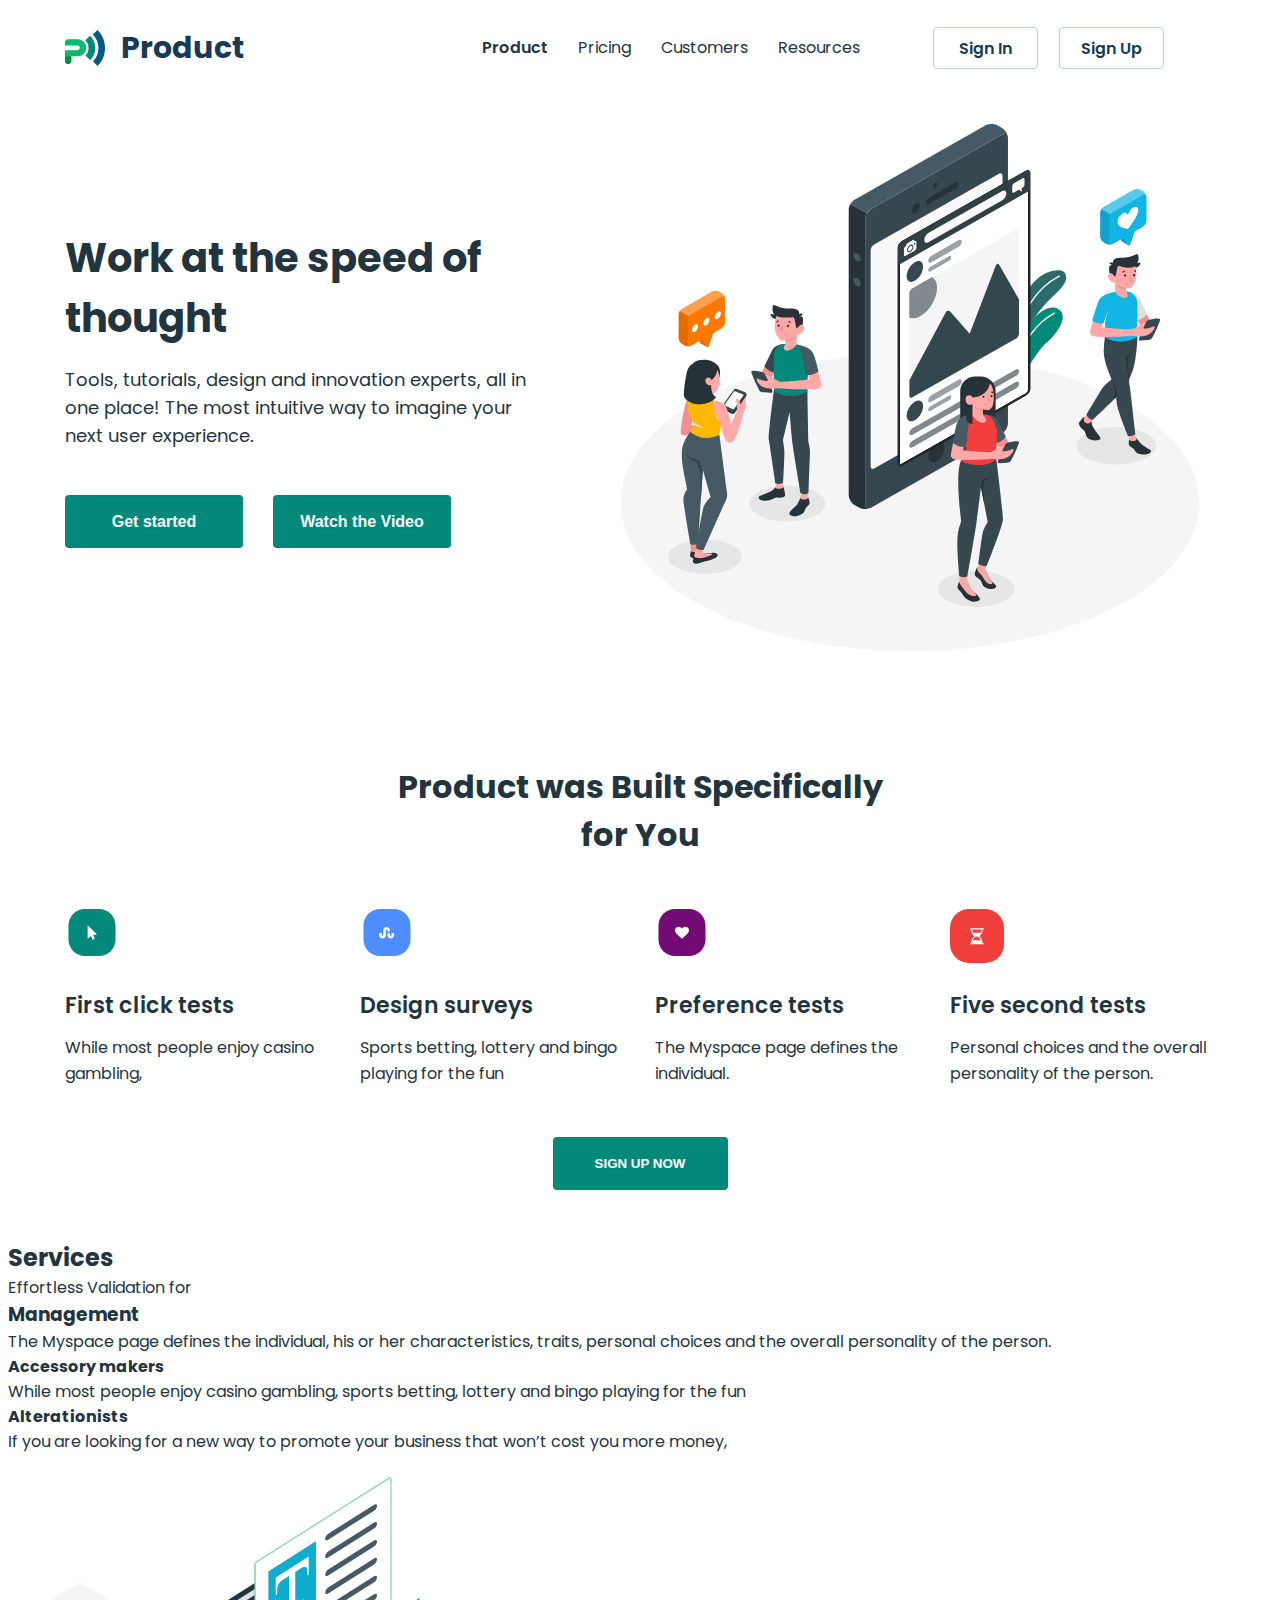
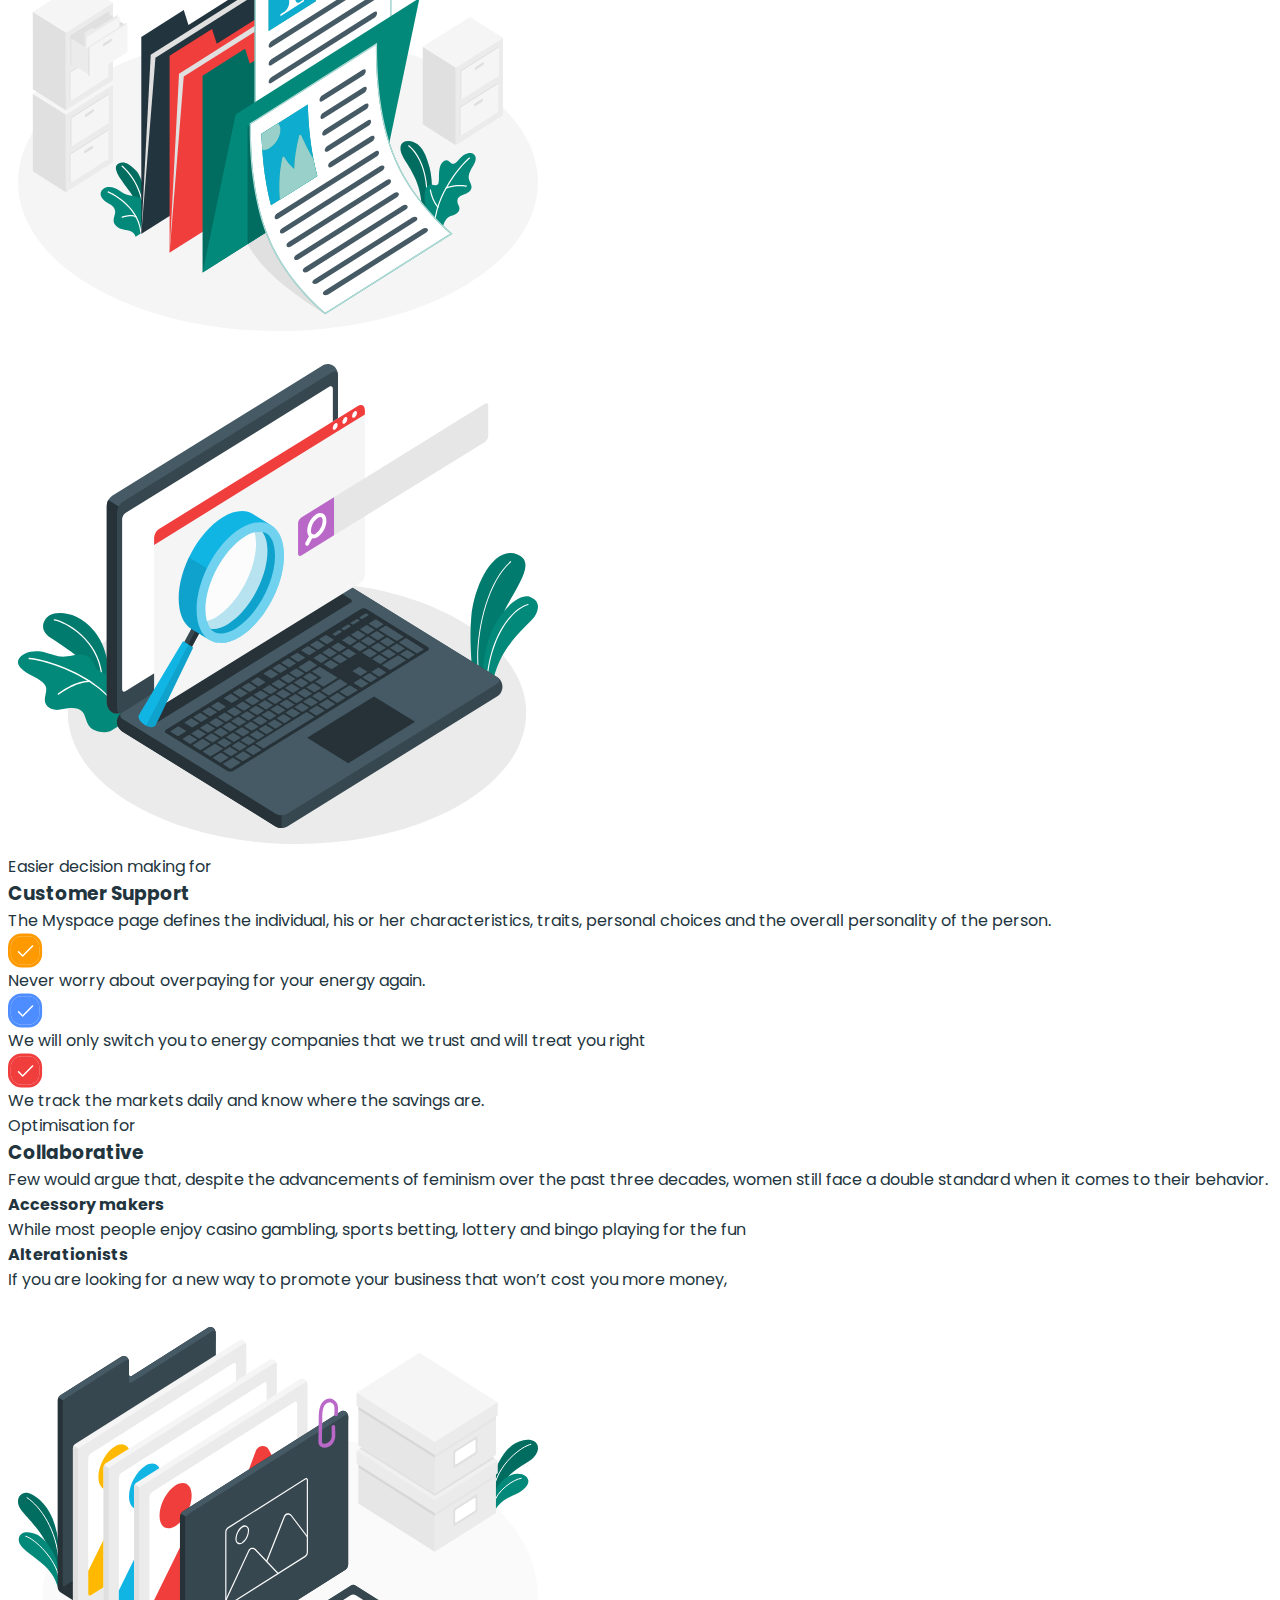
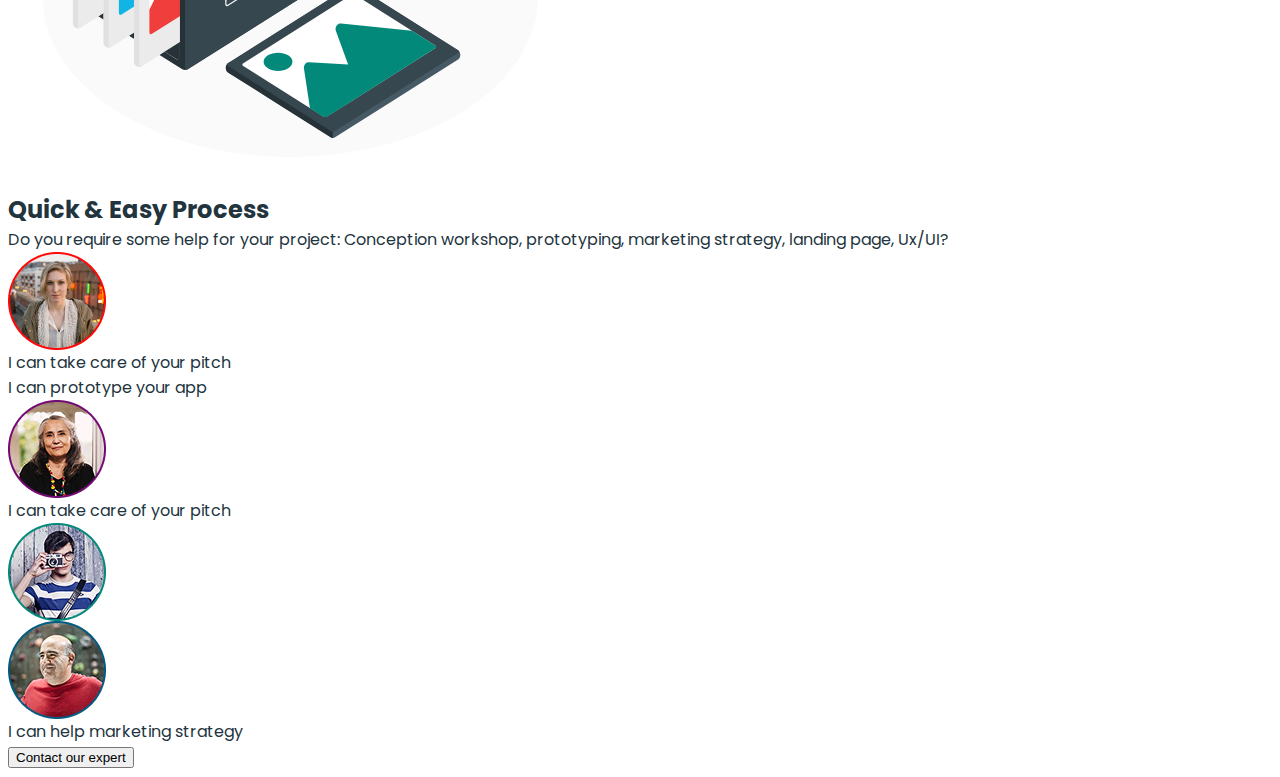
<file: index.html>
<!DOCTYPE html>
<html lang="en">
  <head>
    <meta charset="UTF-8" />
    <meta name="viewport" content="width=device-width, initial-scale=1.0" />
    <title>Business promotion</title>
    <link
      rel="stylesheet"
      href="https://cdnjs.cloudflare.com/ajax/libs/modern-normalize/3.0.1/modern-normalize.min.css"
      integrity="sha512-q6WgHqiHlKyOqslT/lgBgodhd03Wp4BEqKeW6nNtlOY4quzyG3VoQKFrieaCeSnuVseNKRGpGeDU3qPmabCANg=="
      crossorigin="anonymous"
      referrerpolicy="no-referrer"
    />
    <link rel="preconnect" href="https://fonts.googleapis.com" />
    <link rel="preconnect" href="https://fonts.gstatic.com" crossorigin />
    <link
      href="https://fonts.googleapis.com/css2?family=Inter:opsz,wght@14..32,100..900&family=Montserrat:wght@100..900&family=Poppins:wght@400;500;600;700;800&family=Roboto:wght@100..900&display=swap"
      rel="stylesheet"
    />
    <link rel="stylesheet" href="./css/styles.css" />
  </head>
  <body>
    <header class="header">
      <div class="container header-container">
        <a href="./index.html" class="logo">
          <img src="./images/logo.svg" alt="Logo" width="40" height="36" />
          Product
        </a>
        <nav class="header-navigation">
          <ul class="header-navigation-list">
            <li class="header-navigation-item">
              <a class="header-navigation-link current" href="./index.html">
                Product
              </a>
            </li>
            <li class="header-navigation-item">
              <a class="header-navigation-link" href="./pricing.html">
                Pricing
              </a>
            </li>
            <li class="header-navigation-item">
              <a class="header-navigation-link" href="./customers.html">
                Customers
              </a>
            </li>
            <li class="header-navigation-item">
              <a class="header-navigation-link" href="">Resources</a>
            </li>
          </ul>
        </nav>
        <ul class="header-btn-list">
          <li class="header-btn-item">
            <button class="header-btn" type="button">Sign In</button>
          </li>
          <li class="header-btn-item">
            <button class="header-btn" type="button">Sign Up</button>
          </li>
        </ul>
      </div>
    </header>
    <main>
      <!--HERO SECTION-->

      <section class="hero">
        <div class="container hero-container">
          <div class="hero-wrapper">
            <h1 class="hero-title">Work at the speed of thought</h1>
            <p class="hero-text">
              Tools, tutorials, design and innovation experts, all in one place!
              The most intuitive way to imagine your next user experience.
            </p>
            <ul class="hero-list">
              <li class="hero-list-item">
                <button class="hero-item-btn" type="button">Get started</button>
              </li>
              <li class="hero-list-item">
                <button class="hero-item-btn" type="button">
                  Watch the Video
                </button>
              </li>
            </ul>
          </div>
          <img
            src="./images/hero-img.svg"
            alt="hero image"
            width="610"
            height="550"
          />
        </div>
      </section>

      <section class="features-section">
        <div class="container features-container">
          <h2 class="features-title">Product was Built Specifically for You</h2>
          <ul class="features-list">
            <li class="features-list-item">
              <img
                class="features-list-img"
                src="./images/icon-1.svg"
                alt="First click"
                width="54"
                height="54"
              />
              <h3 class="features-item-title">First click tests</h3>
              <p class="features-item-text">
                While most people enjoy casino gambling,
              </p>
            </li>
            <li class="features-list-item">
              <img
                class="features-list-img"
                src="./images/icon-2.svg"
                alt="Design surveys"
                width="54"
                height="54"
              />
              <h3 class="features-item-title">Design surveys</h3>
              <p class="features-item-text">
                Sports betting, lottery and bingo playing for the fun
              </p>
            </li>
            <li class="features-list-item">
              <img
                class="features-list-img"
                src="./images/icon-3.svg"
                alt="Preference tests"
                width="54"
                height="54"
              />
              <h3 class="features-item-title">Preference tests</h3>
              <p class="features-item-text">
                The Myspace page defines the individual.
              </p>
            </li>
            <li class="features-list-item">
              <img
                class="features-list-img"
                src="./images/icon-4.svg"
                alt="Five second tests"
                width="54"
                height="54"
              />
              <h3 class="features-item-title">Five second tests</h3>
              <p class="features-item-text">
                Personal choices and the overall personality of the person.
              </p>
            </li>
          </ul>
          <button type="button" class="features-btn">sign up now</button>
        </div>
      </section>
      <section>
        <h2>Services</h2>
        <ul>
          <li>
            <p>Effortless Validation for</p>
            <h3>Management</h3>
            <p>
              The Myspace page defines the individual, his or her
              characteristics, traits, personal choices and the overall
              personality of the person.
            </p>
            <ul>
              <li>
                <h4>Accessory makers</h4>
                <p>
                  While most people enjoy casino gambling, sports betting,
                  lottery and bingo playing for the fun
                </p>
              </li>
              <li>
                <h4>Alterationists</h4>
                <p>
                  If you are looking for a new way to promote your business that
                  won’t cost you more money,
                </p>
              </li>
            </ul>
          </li>
          <img
            src="./images/management-img.svg"
            alt="managment"
            width="540"
            height="500"
          />
          <li>
            <img
              src="./images/support-img.svg"
              alt="support"
              width="540"
              height="500"
            />
            <p>Easier decision making for</p>
            <h3>Customer Support</h3>
            <p>
              The Myspace page defines the individual, his or her
              characteristics, traits, personal choices and the overall
              personality of the person.
            </p>
            <ul>
              <li>
                <img
                  src="./images/icon-1.1.svg"
                  alt=""
                  width="35"
                  height="35"
                />
                <p>Never worry about overpaying for your energy again.</p>
              </li>
              <li>
                <img
                  src="./images/icon-2.1.svg"
                  alt=""
                  width="35"
                  height="35"
                />
                <p>
                  We will only switch you to energy companies that we trust and
                  will treat you right
                </p>
              </li>
              <li>
                <img
                  src="./images/icon-3.1.svg"
                  alt=""
                  width="35"
                  height="35"
                />
                <p>
                  We track the markets daily and know where the savings are.
                </p>
              </li>
            </ul>
          </li>
          <li>
            <p>Optimisation for</p>
            <h3>Collaborative</h3>
            <p>
              Few would argue that, despite the advancements of feminism over
              the past three decades, women still face a double standard when it
              comes to their behavior.
            </p>
            <ul>
              <li>
                <h4>Accessory makers</h4>
                <p>
                  While most people enjoy casino gambling, sports betting,
                  lottery and bingo playing for the fun
                </p>
              </li>
              <li>
                <h4>Alterationists</h4>
                <p>
                  If you are looking for a new way to promote your business that
                  won’t cost you more money,
                </p>
              </li>
            </ul>
            <img
              src="./images/collaboration-img.svg"
              alt="collab"
              width="540"
              height="500"
              width="35"
              height="35"
            />
          </li>
        </ul>
      </section>
      <section>
        <h2>Quick & Easy Process</h2>
        <p>
          Do you require some help for your project: Conception workshop,
          prototyping, marketing strategy, landing page, Ux/UI?
        </p>
        <ul>
          <li>
            <img src="./images/avatar.png" alt="" width="98" height="98" />
            <p>I can take care of your pitch</p>
          </li>
          <li>
            <p>I can prototype your app</p>
            <img src="./images/avatar-1.png" alt="" width="98" height="98" />
          </li>
          <li>
            <p>I can take care of your pitch</p>
            <img src="./images/avatar-2.png" alt="" width="98" height="98" />
          </li>
          <li>
            <img src="./images/avatar-3.png" alt="" width="98" height="98" />
            <p>I can help marketing strategy</p>
          </li>
        </ul>
        <button type="button">Contact our expert</button>
      </section>
    </main>
    <footer></footer>
  </body>
</html>
</file>
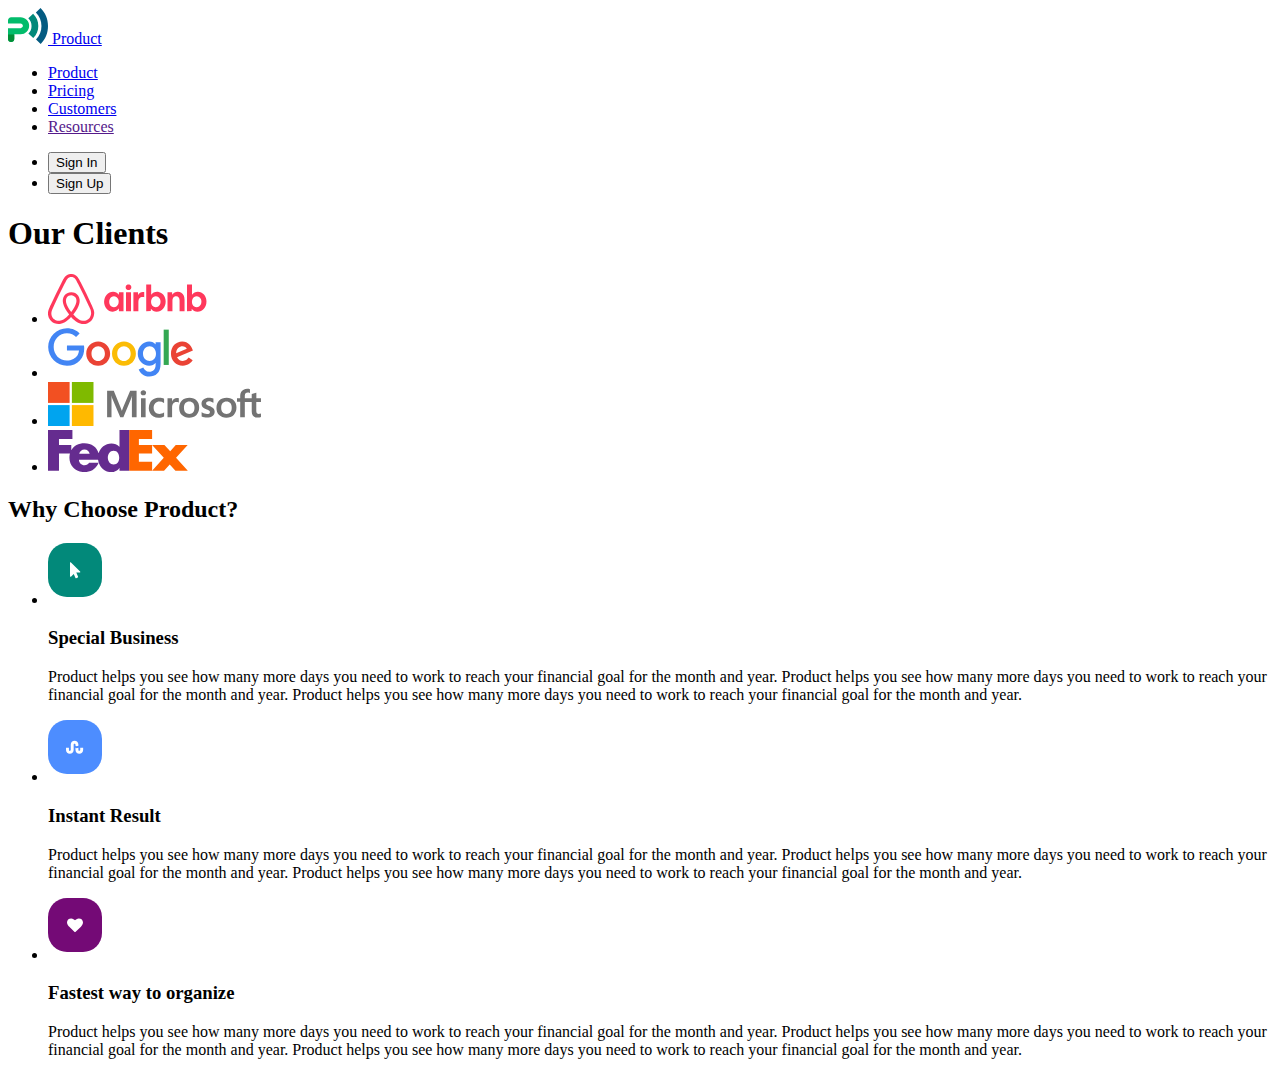
<file: customers.html>
<!DOCTYPE html>
<html lang="en">
  <head>
    <meta charset="UTF-8" />
    <meta name="viewport" content="width=device-width, initial-scale=1.0" />
    <title>Business promotion - Customers</title>
  </head>
  <body>
    <header>
      <a href="./index.html">
        <img src="./images/logo.svg" alt="Logo" width="40" height="36" />
        Product
      </a>
      <nav>
        <ul>
          <li><a href="./index.html">Product</a></li>
          <li><a href="./pricing.html">Pricing</a></li>
          <li><a href="./customers.html">Customers</a></li>
          <li><a href="">Resources</a></li>
        </ul>
      </nav>
      <ul>
        <li><button type="button">Sign In</button></li>
        <li><button type="button">Sign Up</button></li>
      </ul>
    </header>
    <main>
      <section>
        <h1>Our Clients</h1>
        <ul>
          <li><img src="./images/Airbnb-Logo.svg" alt="Airbnb Logo" /></li>
          <li><img src="./images/Google-Logo.svg" alt="Google Logo" /></li>
          <li>
            <img src="./images/Microsoft-Logo.svg" alt="Microsoft Logo" />
          </li>
          <li><img src="./images/FedEx-Logo.svg" alt="FedEx Logo" /></li>
        </ul>
      </section>
      <section>
        <h2>Why Choose Product?</h2>
        <ul>
          <li>
            <img src="./images/icon-1.svg" alt="Special Business" />
            <h3>Special Business</h3>
            <p>
              Product helps you see how many more days you need to work to reach
              your financial goal for the month and year. Product helps you see
              how many more days you need to work to reach your financial goal
              for the month and year. Product helps you see how many more days
              you need to work to reach your financial goal for the month and
              year.
            </p>
          </li>
          <li>
            <img src="./images/icon-2.svg" alt="Instant Result" />
            <h3>Instant Result</h3>
            <p>
              Product helps you see how many more days you need to work to reach
              your financial goal for the month and year. Product helps you see
              how many more days you need to work to reach your financial goal
              for the month and year. Product helps you see how many more days
              you need to work to reach your financial goal for the month and
              year.
            </p>
          </li>
          <li>
            <img src="./images/icon-3.svg" alt="Fastest way to organize" />
            <h3>Fastest way to organize</h3>
            <p>
              Product helps you see how many more days you need to work to reach
              your financial goal for the month and year. Product helps you see
              how many more days you need to work to reach your financial goal
              for the month and year. Product helps you see how many more days
              you need to work to reach your financial goal for the month and
              year.
            </p>
          </li>
        </ul>
      </section>
    </main>
  </body>
</html>
</file>
<file: css/styles.css>
body{
    font-family: "Poppins", sans-serif;
    color:#22343d;
    background-color:#fff;;
}

a{
    text-decoration: none;
}

p, h1,h2,h3,h4,h5,h6{
    margin: 0;
}

ul{
    list-style: none;
    padding-left: 0;
    margin: 0;
}

button{
    cursor: pointer;
}
img{
    display: block;
}


/*HEADER*/

.container{
    width: 1150px;
        padding-right: 20px;
        padding-left: 20px;
        margin:0 auto;
}

.header-container{
    display: flex;
    align-items: center;
}
.header {}

.logo {
    font-weight: 700;
    font-size: 30px;
        line-height: 0.93;
        color: #173a56;
        display: flex;
        align-items: center;
        gap: 16px;
        margin-right: 237px;
}

.header-navigation {
    margin-right: 73px;
}

.header-navigation-list {
    display: flex;
    gap: 30px;
    
}

.header-navigation-item {

}

.header-navigation-link {
            display: block;
    font-size: 16px;
                line-height: 1.75;
                color: #22343d;
padding: 26px 0;
}
.current{
    font-weight: 600;
}

.header-btn-list {
    display: flex;
    gap: 21px;
}

.header-btn-item {}

.header-btn {
    font-family: inherit;
    font-weight: 600;
        font-size: 16px;
        text-align: center;
        color: #173a56;
        border: 1px solid #bcd0e5;
            border-radius: 4px;
            min-width: 105px;
                height: 42px;
                background-color: transparent;
}

.header-btn:hover, .header-btn:focus{
    color: #fff;
    background-color: #02897a;
    border-color:transparent;
}

/*HERO*/



.hero {
    padding-top: 25px;
    padding-bottom: 100px;
}
.hero-container{
    display: flex;
    align-items: center;
    justify-content: space-between;
}

.hero-title {
    font-size: 40px;
        line-height: 1.5;
        color: #22343d;
        margin-bottom: 18px;
        max-width: 420px;
}

.hero-text {
    font-size: 18px;
        line-height: 1.55556;
        margin-bottom: 45px;
        max-width: 465px;
}
.hero-wrapper{

}

.hero-list {
    display:flex;
    gap: 30px;
}

.hero-list-item {}

.hero-item-btn {
    font-weight: 700;
        font-size: 16px;
        color: #fff;
        border-radius: 4px;
        border-color: transparent;
        min-width: 178px;
        height: 53px;
        background-color: #02897a;
}
.hero-item-btn:hover, .hero-item-btn:focus{
    font-weight: 600;
        font-size: 16px;
        text-decoration: underline;
        text-decoration-skip-ink: none;
        color: #02897a;
        background-color: transparent;
        border-color: transparent;
}

.features-section {
    padding-bottom: 50px;
}

.features-title {
    margin-right: auto;
    margin-left:auto;
    font-weight: 700;
        font-size: 32px;
        text-align: center;
        margin-bottom: 50px;
        max-width: 535px;
        
}

.features-list {
    display: flex;
    gap: 30px;
    margin-bottom: 50px;
}

.features-list-item {
 width:calc((100% - 90px)/4);
}

.features-list-img{
    margin-bottom: 26px;
}

.features-item-title {
    font-weight: 600;
        font-size: 22px;
    margin-bottom: 13px;
}

.features-item-text {
    line-height: 1.625;
    font-size: 16px;
}

.features-btn {
    display: block;
    border-radius: 4px;
        min-width: 175px;
        height: 53px;
        background-color: #02897a;
        font-weight: 700;
            
            color: #fff;
            text-transform: uppercase;
            border-color: transparent;
        margin:0 auto;
}
.features-container{
    
}
</file>
